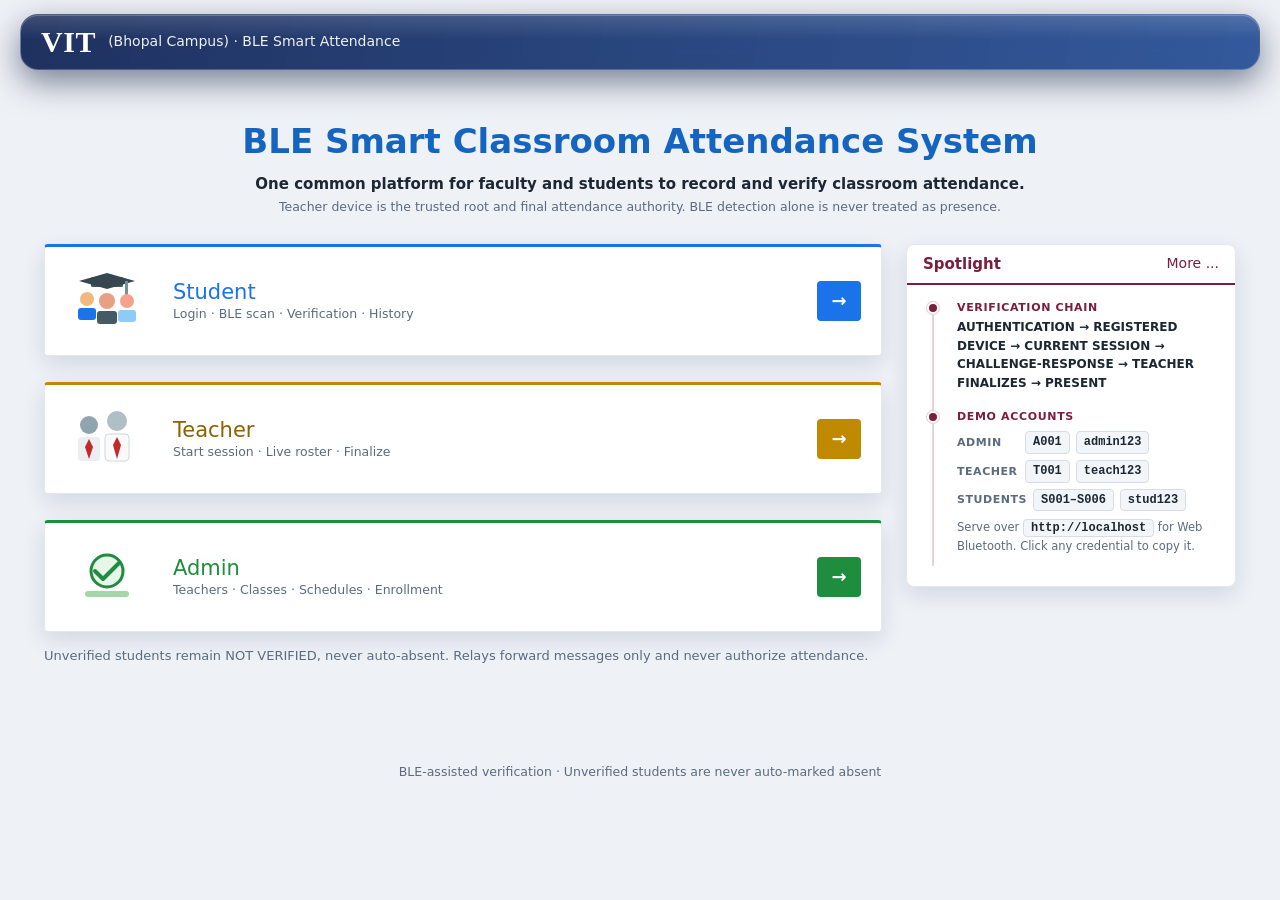
<file: index.html>
<!DOCTYPE html>
<html lang="en">
<head>
<meta charset="UTF-8" />
<meta name="viewport" content="width=device-width, initial-scale=1.0" />
<title>BLE Smart Classroom Attendance System</title>
<link rel="stylesheet" href="styles.css?v=vtop-7" />
</head>
<body>

<div class="inst-bar">
  <div class="inst-bar-inner">
    <span class="inst-logo">VIT</span>
    <span class="inst-sub">(Bhopal Campus) &middot; BLE Smart Attendance</span>
  </div>
</div>

<!-- ============ ROLE SELECT ============ -->
<div id="screen-role" class="screen active">
  <div class="hero">
    <div class="hero-title">BLE Smart Classroom Attendance System</div>
    <p class="hero-sub">One common platform for faculty and students to record and verify classroom attendance.<br /><small>Teacher device is the trusted root and final attendance authority. BLE detection alone is never treated as presence.</small></p>
    <div class="landing-grid">
    <div class="role-cards">
      <button class="card" data-role="student">
        <span class="card-icon" aria-hidden="true">
          <svg viewBox="0 0 84 64"><g><rect x="26" y="8" width="32" height="10" rx="1.5" fill="#455a64"/><polygon points="42,20 14,12 42,4 70,12" fill="#37474f"/><rect x="60" y="12" width="3" height="16" fill="#78909c"/><circle cx="61.5" cy="31" r="3" fill="#1a73e8"/><circle cx="22" cy="30" r="7" fill="#f2b880"/><rect x="13" y="39" width="18" height="12" rx="3" fill="#1a73e8"/><circle cx="42" cy="32" r="8" fill="#e8a082"/><rect x="32" y="42" width="20" height="13" rx="3" fill="#455a64"/><circle cx="62" cy="32" r="7" fill="#f6a08e"/><rect x="53" y="41" width="18" height="12" rx="3" fill="#90caf9"/></g></svg>
        </span>
        <span class="card-text"><strong>Student</strong><small>Login &middot; BLE scan &middot; Verification &middot; History</small></span>
        <span class="card-login">&#8594;</span>
      </button>
      <button class="card" data-role="teacher">
        <span class="card-icon" aria-hidden="true">
          <svg viewBox="0 0 84 64"><g><circle cx="24" cy="18" r="9" fill="#90a4ae"/><rect x="13" y="30" width="22" height="24" rx="4" fill="#eceff1"/><polygon points="24,32 20,40 24,52 28,40" fill="#c62828"/><circle cx="52" cy="14" r="10" fill="#b0bec5"/><rect x="40" y="27" width="24" height="27" rx="4" fill="#fafafa" stroke="#cfd8dc"/><polygon points="52,30 48,38 52,52 56,38" fill="#c62828"/></g></svg>
        </span>
        <span class="card-text"><strong>Teacher</strong><small>Start session &middot; Live roster &middot; Finalize</small></span>
        <span class="card-login">&#8594;</span>
      </button>
      <button class="card" data-role="admin">
        <span class="card-icon" aria-hidden="true">
          <svg viewBox="0 0 84 64"><g><circle cx="42" cy="26" r="16" fill="#e8f5e9" stroke="#1e8e3e" stroke-width="3"/><path d="M30 26l8 8 16-16" fill="none" stroke="#1e8e3e" stroke-width="4" stroke-linecap="round" stroke-linejoin="round"/><rect x="20" y="46" width="44" height="6" rx="3" fill="#a5d6a7"/></g></svg>
        </span>
        <span class="card-text"><strong>Admin</strong><small>Teachers &middot; Classes &middot; Schedules &middot; Enrollment</small></span>
        <span class="card-login">&#8594;</span>
      </button>
    </div>
    <aside class="spotlight">
      <div class="spotlight-head"><span>Spotlight</span><a href="#" id="spot-toggle" onclick="toggleSpotlight();return false">More ...</a></div>
      <ul class="timeline">
        <li><span class="t-dot" aria-hidden="true"></span><span class="t-body"><span class="t-label">Verification chain</span>AUTHENTICATION &rarr; REGISTERED DEVICE &rarr; CURRENT SESSION &rarr; CHALLENGE-RESPONSE &rarr; TEACHER FINALIZES &rarr; PRESENT</span></li>
        <li><span class="t-dot" aria-hidden="true"></span><span class="t-body"><span class="t-label">Demo accounts</span>
          <span class="cred"><span class="cred-role">Admin</span><code data-copy="A001" title="Click to copy">A001</code><code data-copy="admin123" title="Click to copy">admin123</code></span>
          <span class="cred"><span class="cred-role">Teacher</span><code data-copy="T001" title="Click to copy">T001</code><code data-copy="teach123" title="Click to copy">teach123</code></span>
          <span class="cred"><span class="cred-role">Students</span><code data-copy="S001" title="Click to copy">S001&ndash;S006</code><code data-copy="stud123" title="Click to copy">stud123</code></span>
          <span class="t-note">Serve over <code>http://localhost</code> for Web Bluetooth. Click any credential to copy it.</span>
        </span></li>
        <li class="hidden" id="spot-extra"><span class="t-dot" aria-hidden="true"></span><span class="t-body"><span class="t-label">Outside classroom</span>SET POSITION TO "OUTSIDE", ASK A CLASSMATE TO ENABLE RELAY MODE, THEN USE "VERIFY VIA RELAY". RELAYS FORWARD ONLY.</span></li>
      </ul>
    </aside>
    </div>
    <p class="disclaimer">Unverified students remain NOT VERIFIED, never auto-absent. Relays forward messages only and never authorize attendance.</p>
  </div>
</div>

<!-- ============ ADMIN LOGIN ============ -->
<div id="screen-admin-login" class="screen">
  <form class="auth-box" onsubmit="adminLogin();return false">
    <h2>Admin Login</h2>
    <p class="sub">Restricted to academic administration staff.</p>
    <label for="a-id">Admin ID<input id="a-id" placeholder="A001" autocomplete="username" required /></label>
    <label for="a-pass">Password<input id="a-pass" type="password" placeholder="&bull;&bull;&bull;&bull;&bull;&bull;&bull;&bull;" autocomplete="current-password" required /></label>
    <div id="a-login-msg" class="msg" role="status"></div>
    <button class="btn primary block" type="submit">Login</button>
    <button class="btn ghost block" type="button" onclick="showScreen('screen-role')">Back</button>
  </form>
</div>

<!-- ============ ADMIN DASHBOARD ============ -->
<div id="screen-admin" class="screen">
  <header class="topbar">
    <span><strong>Admin Console</strong> <span class="muted">&middot; <span id="admin-name"></span></span></span>
    <button class="btn small ghost" onclick="adminLogout()">Logout</button>
  </header>

  <section class="panel">
    <h3>Add Teacher</h3>
    <div class="row">
      <label>Teacher ID<input id="at-id" placeholder="T002" style="max-width:200px" /></label>
      <label>Full name<input id="at-name" placeholder="Full name" style="max-width:220px" /></label>
      <label>Email (optional)<input id="at-email" placeholder="name@college.edu" style="max-width:240px" /></label>
      <label>Password<input id="at-pass" type="password" placeholder="Set password" style="max-width:180px" autocomplete="new-password" /></label>
      <button class="btn primary" onclick="addTeacher()">Add Teacher</button>
    </div>
    <div id="at-msg" class="msg" role="status"></div>
  </section>

  <section class="panel">
    <h3>Add Class (assigned to a teacher)</h3>
    <div class="row">
      <label>Class ID<input id="ac-id" placeholder="CSE-B" style="max-width:140px" /></label>
      <label>Class Code (optional)<input id="ac-code" placeholder="e.g. CSE-B" style="max-width:140px" /></label>
      <label>Subject<input id="ac-subject" placeholder="Subject" style="max-width:200px" /></label>
      <label>Teacher<select id="ac-teacher" style="max-width:220px"></select></label>
      <button class="btn primary" onclick="addClass()">Add Class</button>
    </div>
    <div id="ac-msg" class="msg" role="status"></div>
  </section>

  <section class="panel">
    <h3>Schedule a Class to a Teacher</h3>
    <div class="row">
      <label>Class<select id="as-class" style="max-width:220px"></select></label>
      <label>Teacher<select id="as-teacher" style="max-width:220px"></select></label>
      <label>Day<input id="as-day" placeholder="Mon" style="max-width:110px" /></label>
      <label>Start<input id="as-start" placeholder="09:00" style="max-width:100px" /></label>
      <label>End<input id="as-end" placeholder="10:00" style="max-width:100px" /></label>
      <button class="btn primary" onclick="addSchedule()">Schedule</button>
    </div>
    <div id="as-msg" class="msg" role="status"></div>
    <table class="tbl"><thead><tr><th>Class</th><th>Teacher</th><th>Day</th><th>Time</th><th><span class="muted">Action</span></th></tr></thead><tbody id="adm-schedules"></tbody></table>
  </section>

  <section class="panel">
    <h3>Add Student (enrolled in one selected class only)</h3>
    <div class="row">
      <label>Student ID<input id="asn-id" placeholder="S007" style="max-width:180px" /></label>
      <label>Full name<input id="asn-name" placeholder="Full name" style="max-width:220px" /></label>
      <label>Email (optional)<input id="asn-email" placeholder="id@student.college.edu" style="max-width:240px" /></label>
      <label>Password<input id="asn-pass" type="password" placeholder="Set password" style="max-width:180px" autocomplete="new-password" /></label>
      <label>Class<select id="asn-class" style="max-width:220px"></select></label>
      <button class="btn primary" onclick="addStudent()">Enroll Student</button>
    </div>
    <div id="asn-msg" class="msg" role="status"></div>
    <p class="hint">The device ID is auto-registered (DEV-&lt;student_id&gt;). Students can only attend sessions of their own enrolled class.</p>
  </section>

  <details class="panel">
    <summary>Teachers</summary>
    <table class="tbl"><thead><tr><th>ID</th><th>Name</th><th>Email</th></tr></thead><tbody id="adm-teachers"></tbody></table>
  </details>

  <details class="panel">
    <summary>Classes</summary>
    <table class="tbl"><thead><tr><th>Class</th><th>Subject</th><th>Teacher</th><th>Schedules</th><th>Students</th></tr></thead><tbody id="adm-classes"></tbody></table>
  </details>

  <details class="panel">
    <summary>Students and their enrolled class</summary>
    <table class="tbl"><thead><tr><th>ID</th><th>Name</th><th>Class</th><th>Device</th></tr></thead><tbody id="adm-students"></tbody></table>
  </details>
</div>

<!-- ============ TEACHER LOGIN ============ -->
<div id="screen-teacher-login" class="screen">
  <form class="auth-box" onsubmit="teacherLogin();return false">
    <h2>Teacher Login</h2>
    <p class="sub">Use the ID issued by the admin office.</p>
    <label for="t-id">Teacher ID<input id="t-id" placeholder="T001" autocomplete="username" required /></label>
    <label for="t-pass">Password<input id="t-pass" type="password" placeholder="&bull;&bull;&bull;&bull;&bull;&bull;&bull;&bull;" autocomplete="current-password" required /></label>
    <div id="t-login-msg" class="msg" role="status"></div>
    <button class="btn primary block" type="submit">Login</button>
    <button class="btn ghost block" type="button" onclick="showScreen('screen-role')">Back</button>
  </form>
</div>

<!-- ============ TEACHER DASHBOARD ============ -->
<div id="screen-teacher" class="screen">
  <header class="topbar">
    <span><strong>Teacher Console</strong> <span class="muted">&middot; <span id="t-name"></span></span></span>
    <button class="btn small ghost" onclick="teacherLogout()">Logout</button>
  </header>

  <section class="panel" id="setup-panel">
    <h3>1 &mdash; Start Attendance Session</h3>
    <div class="row">
      <label>Class
        <select id="class-select"></select>
      </label>
      <button id="btn-start" class="btn primary" onclick="startSession()">Start Attendance</button>
      <span id="ble-support" class="badge ok">BLE GATT peripheral supported</span>
    </div>
    <p class="hint">A random temporary session ID and nonce are generated. The session expires automatically after 10 minutes.</p>
  </section>

  <section class="panel hidden" id="session-panel">
    <h3>2 &mdash; Active Session</h3>
    <div class="session-grid">
      <div><span class="k">Class</span><span id="s-class"></span></div>
      <div><span class="k">Class Code</span><span id="s-code" class="mono highlight"></span></div>
      <div><span class="k">Subject</span><span id="s-subject"></span></div>
      <div><span class="k">Session ID</span><span id="s-id" class="mono highlight"></span></div>
      <div><span class="k">Status</span><span id="s-status"></span></div>
      <div><span class="k">Expires in</span><span id="s-expiry" class="mono"></span></div>
      <div><span class="k">Nonce</span><span id="s-nonce" class="mono"></span></div>
    </div>

    <h3>3 &mdash; Live Classroom Attendance</h3>
    <table class="tbl" id="live-table">
      <thead>
        <tr><th>Student</th><th>Status</th><th>Route</th><th>RSSI (evidence)</th><th>Challenge</th><th>Time</th><th>Review</th></tr>
      </thead>
      <tbody id="live-body"></tbody>
    </table>
    <div class="summary" id="summary"></div>
    <div class="row">
      <button class="btn primary" onclick="finalizeAttendance()">Finalize Attendance</button>
      <button class="btn" onclick="endSession()">End Session</button>
      <span id="net-status" class="badge warn">Offline &mdash; local storage only</span>
      <button class="btn ghost small" onclick="toggleNetwork()">Toggle Internet</button>
      <button class="btn ghost small" onclick="syncToCloud()">Sync to Cloud</button>
    </div>
    <div id="sync-log" class="log" aria-live="polite"></div>
  </section>

  <details class="panel">
    <summary>Audit Log</summary>
    <div id="audit-log" class="log" aria-live="polite"></div>
  </details>
</div>

<!-- ============ STUDENT LOGIN ============ -->
<div id="screen-student-login" class="screen">
  <form class="auth-box phone-frame" onsubmit="studentLogin();return false">
    <h2>Student Login</h2>
    <p class="sub">Attendance is bound to your registered device.</p>
    <label for="st-id">Student ID<input id="st-id" placeholder="S001" autocomplete="username" required /></label>
    <label for="st-pass">Password<input id="st-pass" type="password" placeholder="&bull;&bull;&bull;&bull;&bull;&bull;&bull;&bull;" autocomplete="current-password" required /></label>
    <div id="st-login-msg" class="msg" role="status"></div>
    <button class="btn primary block" type="submit">Login</button>
    <button class="btn ghost block" type="button" onclick="showScreen('screen-role')">Back</button>
  </form>
</div>

<!-- ============ STUDENT APP ============ -->
<div id="screen-student" class="screen">
  <header class="topbar">
    <span><strong>Student App</strong> <span class="muted">&middot; <span id="st-name"></span></span></span>
    <button class="btn small ghost" onclick="studentLogout()">Logout</button>
  </header>

  <!-- Home / profile -->
  <section class="phone-page active" id="sp-home">
    <div class="profile-card panel">
      <div class="avatar" aria-hidden="true">S</div>
      <h3 id="p-name"></h3>
      <p class="mono muted" id="p-meta"></p>
      <div class="row">
        <span class="badge" id="p-device"></span>
        <span class="badge" id="p-class"></span>
      </div>
      <div class="row status-row">
        <span class="badge warn" id="ble-status">BLE status&hellip;</span>
      </div>
      <div class="row pos-row">
        <label>Simulated position (for testing)
          <select id="sim-position" onchange="setSimPosition(this.value)">
            <option value="near">Near &mdash; strong signal</option>
            <option value="back">Back of classroom &mdash; moderate</option>
            <option value="outside">Outside classroom &mdash; no direct link</option>
          </select>
        </label>
      </div>
    </div>
    <div class="panel" style="margin-top:10px">
      <label style="margin:0;display:block">
        <span style="font-weight:600;font-size:13px;display:block;margin-bottom:6px">Join Class with Code</span>
        <div style="display:flex;gap:8px">
          <input id="st-join-code" placeholder="Enter Class Code (e.g. CSE-A)" style="text-transform:uppercase;flex:1;margin:0" />
          <button class="btn primary small" type="button" onclick="joinClassByCode()">Join</button>
        </div>
      </label>
      <div id="st-join-msg" class="msg" role="status" style="margin-top:6px"></div>
    </div>
    <button class="btn primary block" onclick="gotoScan()">Scan for Class Session</button>
    <button class="btn block" onclick="renderHistory()">Attendance History</button>
    <label class="relay-toggle panel">
      <input type="checkbox" id="relay-mode" onchange="toggleRelay(this.checked)" />
      <span>Act as BLE relay for classmates (only during an active session). Relays forward messages only and never mark attendance.</span>
    </label>
    <div id="relay-info" class="msg" role="status"></div>
  </section>

  <!-- Scan -->
  <section class="phone-page" id="sp-scan">
    <h3>Scanning for teacher session</h3>
    <p class="muted" style="font-size:13.5px;margin:6px 0 0">Keep Bluetooth on. The scan lasts about 2 seconds.</p>
    <div class="scan-anim" aria-hidden="true"><div></div></div>
    <div id="ble-status-scan" class="badge warn"></div>
    <div id="scan-result"></div>
    <button class="btn block" onclick="attemptRelay()">Try Relay Path (if direct fails)</button>
    <button class="btn ghost block" onclick="stopScan();studentHome()">Cancel</button>
  </section>

  <!-- Verification -->
  <section class="phone-page" id="sp-verify">
    <h3>Verification</h3>
    <div id="verify-steps"></div>
  </section>

  <!-- Result -->
  <section class="phone-page" id="sp-result">
    <div id="result-content"></div>
    <button class="btn primary block" onclick="studentHome()">Done</button>
  </section>

  <!-- History -->
  <section class="phone-page" id="sp-history">
    <h3>Attendance History</h3>
    <table class="tbl"><thead><tr><th>Date</th><th>Subject</th><th>Status</th><th>Route</th></tr></thead><tbody id="history-body"></tbody></table>
    <button class="btn block" onclick="studentHome()">Back</button>
  </section>
</div>

<div class="page-footer">BLE-assisted verification &middot; Unverified students are never auto-marked absent</div>

<script src="core.js?v=vtop-6"></script>
<script src="admin.js?v=vtop-6"></script>
<script src="teacher.js?v=vtop-6"></script>
<script src="student.js?v=vtop-6"></script>
</body>
</html>
</file>
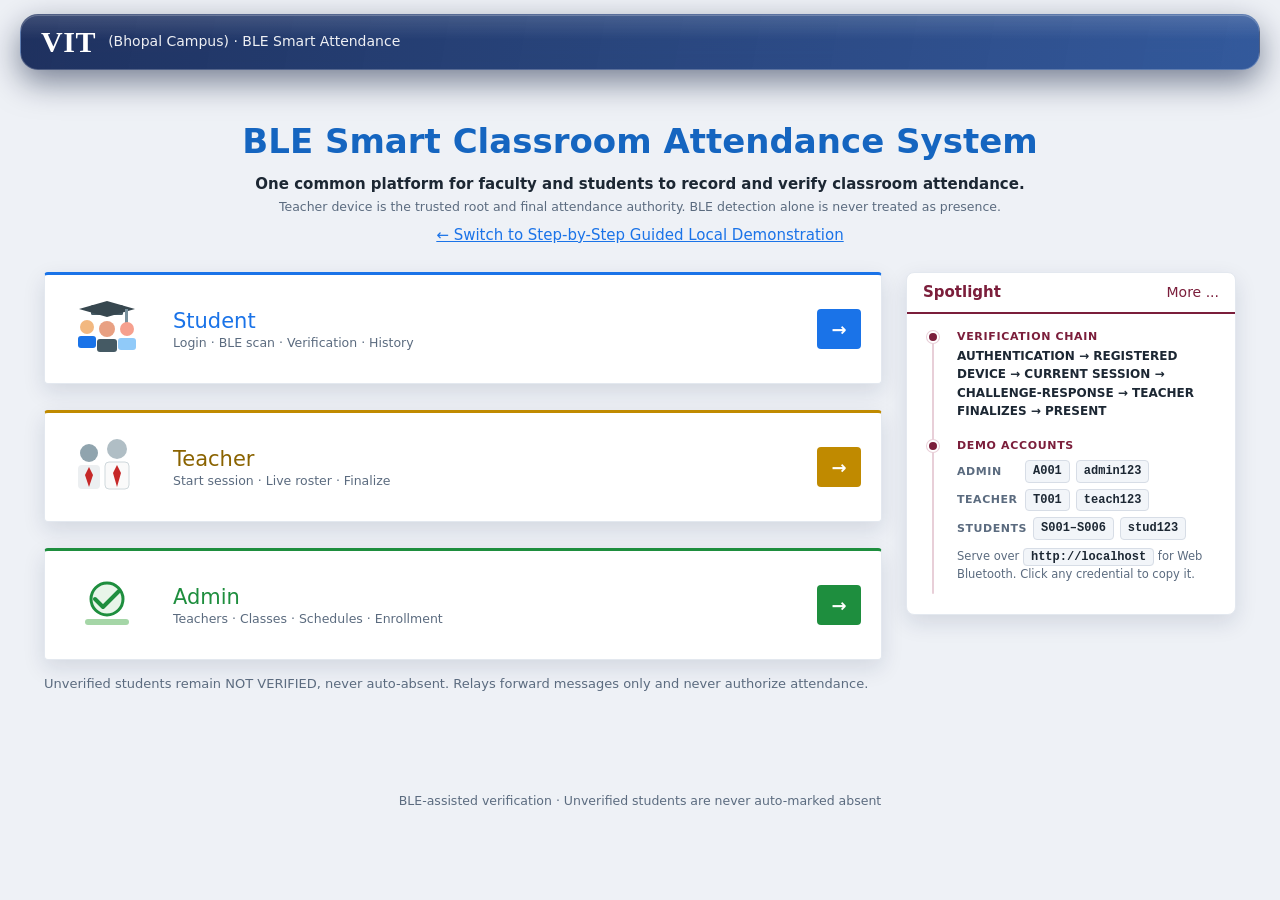
<file: webapp/index.html>
<!DOCTYPE html>
<html lang="en">
<head>
<meta charset="UTF-8" />
<meta name="viewport" content="width=device-width, initial-scale=1.0" />
<title>BLE Smart Classroom Attendance System</title>
<link rel="stylesheet" href="styles.css?v=vtop-7" />
</head>
<body>

<div class="inst-bar">
  <div class="inst-bar-inner">
    <span class="inst-logo">VIT</span>
    <span class="inst-sub">(Bhopal Campus) &middot; BLE Smart Attendance</span>
  </div>
</div>

<!-- ============ ROLE SELECT ============ -->
<div id="screen-role" class="screen active">
  <div class="hero">
    <div class="hero-title">BLE Smart Classroom Attendance System</div>
    <p class="hero-sub">One common platform for faculty and students to record and verify classroom attendance.<br /><small>Teacher device is the trusted root and final attendance authority. BLE detection alone is never treated as presence.</small><br /><a href="/" style="color: #1a73e8; font-weight: 500; text-decoration: underline; display: inline-block; margin-top: 6px;">&larr; Switch to Step-by-Step Guided Local Demonstration</a></p>
    <div class="landing-grid">
    <div class="role-cards">
      <button class="card" data-role="student">
        <span class="card-icon" aria-hidden="true">
          <svg viewBox="0 0 84 64"><g><rect x="26" y="8" width="32" height="10" rx="1.5" fill="#455a64"/><polygon points="42,20 14,12 42,4 70,12" fill="#37474f"/><rect x="60" y="12" width="3" height="16" fill="#78909c"/><circle cx="61.5" cy="31" r="3" fill="#1a73e8"/><circle cx="22" cy="30" r="7" fill="#f2b880"/><rect x="13" y="39" width="18" height="12" rx="3" fill="#1a73e8"/><circle cx="42" cy="32" r="8" fill="#e8a082"/><rect x="32" y="42" width="20" height="13" rx="3" fill="#455a64"/><circle cx="62" cy="32" r="7" fill="#f6a08e"/><rect x="53" y="41" width="18" height="12" rx="3" fill="#90caf9"/></g></svg>
        </span>
        <span class="card-text"><strong>Student</strong><small>Login &middot; BLE scan &middot; Verification &middot; History</small></span>
        <span class="card-login">&#8594;</span>
      </button>
      <button class="card" data-role="teacher">
        <span class="card-icon" aria-hidden="true">
          <svg viewBox="0 0 84 64"><g><circle cx="24" cy="18" r="9" fill="#90a4ae"/><rect x="13" y="30" width="22" height="24" rx="4" fill="#eceff1"/><polygon points="24,32 20,40 24,52 28,40" fill="#c62828"/><circle cx="52" cy="14" r="10" fill="#b0bec5"/><rect x="40" y="27" width="24" height="27" rx="4" fill="#fafafa" stroke="#cfd8dc"/><polygon points="52,30 48,38 52,52 56,38" fill="#c62828"/></g></svg>
        </span>
        <span class="card-text"><strong>Teacher</strong><small>Start session &middot; Live roster &middot; Finalize</small></span>
        <span class="card-login">&#8594;</span>
      </button>
      <button class="card" data-role="admin">
        <span class="card-icon" aria-hidden="true">
          <svg viewBox="0 0 84 64"><g><circle cx="42" cy="26" r="16" fill="#e8f5e9" stroke="#1e8e3e" stroke-width="3"/><path d="M30 26l8 8 16-16" fill="none" stroke="#1e8e3e" stroke-width="4" stroke-linecap="round" stroke-linejoin="round"/><rect x="20" y="46" width="44" height="6" rx="3" fill="#a5d6a7"/></g></svg>
        </span>
        <span class="card-text"><strong>Admin</strong><small>Teachers &middot; Classes &middot; Schedules &middot; Enrollment</small></span>
        <span class="card-login">&#8594;</span>
      </button>
    </div>
    <aside class="spotlight">
      <div class="spotlight-head"><span>Spotlight</span><a href="#" id="spot-toggle" onclick="toggleSpotlight();return false">More ...</a></div>
      <ul class="timeline">
        <li><span class="t-dot" aria-hidden="true"></span><span class="t-body"><span class="t-label">Verification chain</span>AUTHENTICATION &rarr; REGISTERED DEVICE &rarr; CURRENT SESSION &rarr; CHALLENGE-RESPONSE &rarr; TEACHER FINALIZES &rarr; PRESENT</span></li>
        <li><span class="t-dot" aria-hidden="true"></span><span class="t-body"><span class="t-label">Demo accounts</span>
          <span class="cred"><span class="cred-role">Admin</span><code data-copy="A001" title="Click to copy">A001</code><code data-copy="admin123" title="Click to copy">admin123</code></span>
          <span class="cred"><span class="cred-role">Teacher</span><code data-copy="T001" title="Click to copy">T001</code><code data-copy="teach123" title="Click to copy">teach123</code></span>
          <span class="cred"><span class="cred-role">Students</span><code data-copy="S001" title="Click to copy">S001&ndash;S006</code><code data-copy="stud123" title="Click to copy">stud123</code></span>
          <span class="t-note">Serve over <code>http://localhost</code> for Web Bluetooth. Click any credential to copy it.</span>
        </span></li>
        <li class="hidden" id="spot-extra"><span class="t-dot" aria-hidden="true"></span><span class="t-body"><span class="t-label">Outside classroom</span>SET POSITION TO "OUTSIDE", ASK A CLASSMATE TO ENABLE RELAY MODE, THEN USE "VERIFY VIA RELAY". RELAYS FORWARD ONLY.</span></li>
      </ul>
    </aside>
    </div>
    <p class="disclaimer">Unverified students remain NOT VERIFIED, never auto-absent. Relays forward messages only and never authorize attendance.</p>
  </div>
</div>

<!-- ============ ADMIN LOGIN ============ -->
<div id="screen-admin-login" class="screen">
  <form class="auth-box" onsubmit="adminLogin();return false">
    <h2>Admin Login</h2>
    <p class="sub">Restricted to academic administration staff.</p>
    <label for="a-id">Admin ID<input id="a-id" placeholder="A001" autocomplete="username" required /></label>
    <label for="a-pass">Password<input id="a-pass" type="password" placeholder="&bull;&bull;&bull;&bull;&bull;&bull;&bull;&bull;" autocomplete="current-password" required /></label>
    <div id="a-login-msg" class="msg" role="status"></div>
    <button class="btn primary block" type="submit">Login</button>
    <button class="btn ghost block" type="button" onclick="showScreen('screen-role')">Back</button>
  </form>
</div>

<!-- ============ ADMIN DASHBOARD ============ -->
<div id="screen-admin" class="screen">
  <header class="topbar">
    <span><strong>Admin Console</strong> <span class="muted">&middot; <span id="admin-name"></span></span></span>
    <button class="btn small ghost" onclick="adminLogout()">Logout</button>
  </header>

  <section class="panel">
    <h3>Add Teacher</h3>
    <div class="row">
      <label>Teacher ID<input id="at-id" placeholder="T002" style="max-width:200px" /></label>
      <label>Full name<input id="at-name" placeholder="Full name" style="max-width:220px" /></label>
      <label>Email (optional)<input id="at-email" placeholder="name@college.edu" style="max-width:240px" /></label>
      <label>Password<input id="at-pass" type="password" placeholder="Set password" style="max-width:180px" autocomplete="new-password" /></label>
      <button class="btn primary" onclick="addTeacher()">Add Teacher</button>
    </div>
    <div id="at-msg" class="msg" role="status"></div>
  </section>

  <section class="panel">
    <h3>Add Class (assigned to a teacher)</h3>
    <div class="row">
      <label>Class ID<input id="ac-id" placeholder="CSE-B" style="max-width:140px" /></label>
      <label>Class Code (optional)<input id="ac-code" placeholder="e.g. CSE-B" style="max-width:140px" /></label>
      <label>Subject<input id="ac-subject" placeholder="Subject" style="max-width:200px" /></label>
      <label>Teacher<select id="ac-teacher" style="max-width:220px"></select></label>
      <button class="btn primary" onclick="addClass()">Add Class</button>
    </div>
    <div id="ac-msg" class="msg" role="status"></div>
  </section>

  <section class="panel">
    <h3>Schedule a Class to a Teacher</h3>
    <div class="row">
      <label>Class<select id="as-class" style="max-width:220px"></select></label>
      <label>Teacher<select id="as-teacher" style="max-width:220px"></select></label>
      <label>Day<input id="as-day" placeholder="Mon" style="max-width:110px" /></label>
      <label>Start<input id="as-start" placeholder="09:00" style="max-width:100px" /></label>
      <label>End<input id="as-end" placeholder="10:00" style="max-width:100px" /></label>
      <button class="btn primary" onclick="addSchedule()">Schedule</button>
    </div>
    <div id="as-msg" class="msg" role="status"></div>
    <table class="tbl"><thead><tr><th>Class</th><th>Teacher</th><th>Day</th><th>Time</th><th><span class="muted">Action</span></th></tr></thead><tbody id="adm-schedules"></tbody></table>
  </section>

  <section class="panel">
    <h3>Add Student (enrolled in one selected class only)</h3>
    <div class="row">
      <label>Student ID<input id="asn-id" placeholder="S007" style="max-width:180px" /></label>
      <label>Full name<input id="asn-name" placeholder="Full name" style="max-width:220px" /></label>
      <label>Email (optional)<input id="asn-email" placeholder="id@student.college.edu" style="max-width:240px" /></label>
      <label>Password<input id="asn-pass" type="password" placeholder="Set password" style="max-width:180px" autocomplete="new-password" /></label>
      <label>Class<select id="asn-class" style="max-width:220px"></select></label>
      <button class="btn primary" onclick="addStudent()">Enroll Student</button>
    </div>
    <div id="asn-msg" class="msg" role="status"></div>
    <p class="hint">The device ID is auto-registered (DEV-&lt;student_id&gt;). Students can only attend sessions of their own enrolled class.</p>
  </section>

  <details class="panel">
    <summary>Teachers</summary>
    <table class="tbl"><thead><tr><th>ID</th><th>Name</th><th>Email</th></tr></thead><tbody id="adm-teachers"></tbody></table>
  </details>

  <details class="panel">
    <summary>Classes</summary>
    <table class="tbl"><thead><tr><th>Class</th><th>Subject</th><th>Teacher</th><th>Schedules</th><th>Students</th></tr></thead><tbody id="adm-classes"></tbody></table>
  </details>

  <details class="panel">
    <summary>Students and their enrolled class</summary>
    <table class="tbl"><thead><tr><th>ID</th><th>Name</th><th>Class</th><th>Device</th></tr></thead><tbody id="adm-students"></tbody></table>
  </details>
</div>

<!-- ============ TEACHER LOGIN ============ -->
<div id="screen-teacher-login" class="screen">
  <form class="auth-box" onsubmit="teacherLogin();return false">
    <h2>Teacher Login</h2>
    <p class="sub">Use the ID issued by the admin office.</p>
    <label for="t-id">Teacher ID<input id="t-id" placeholder="T001" autocomplete="username" required /></label>
    <label for="t-pass">Password<input id="t-pass" type="password" placeholder="&bull;&bull;&bull;&bull;&bull;&bull;&bull;&bull;" autocomplete="current-password" required /></label>
    <div id="t-login-msg" class="msg" role="status"></div>
    <button class="btn primary block" type="submit">Login</button>
    <button class="btn ghost block" type="button" onclick="showScreen('screen-role')">Back</button>
  </form>
</div>

<!-- ============ TEACHER DASHBOARD ============ -->
<div id="screen-teacher" class="screen">
  <header class="topbar">
    <span><strong>Teacher Console</strong> <span class="muted">&middot; <span id="t-name"></span></span></span>
    <button class="btn small ghost" onclick="teacherLogout()">Logout</button>
  </header>

  <section class="panel" id="setup-panel">
    <h3>1 &mdash; Start Attendance Session</h3>
    <div class="row">
      <label>Class
        <select id="class-select"></select>
      </label>
      <button id="btn-start" class="btn primary" onclick="startSession()">Start Attendance</button>
      <span id="ble-support" class="badge ok">BLE GATT peripheral supported</span>
    </div>
    <p class="hint">A random temporary session ID and nonce are generated. The session expires automatically after 10 minutes.</p>
  </section>

  <section class="panel hidden" id="session-panel">
    <h3>2 &mdash; Active Session</h3>
    <div class="session-grid">
      <div><span class="k">Class</span><span id="s-class"></span></div>
      <div><span class="k">Class Code</span><span id="s-code" class="mono highlight"></span></div>
      <div><span class="k">Subject</span><span id="s-subject"></span></div>
      <div><span class="k">Session ID</span><span id="s-id" class="mono highlight"></span></div>
      <div><span class="k">Status</span><span id="s-status"></span></div>
      <div><span class="k">Expires in</span><span id="s-expiry" class="mono"></span></div>
      <div><span class="k">Nonce</span><span id="s-nonce" class="mono"></span></div>
    </div>

    <h3>3 &mdash; Live Classroom Attendance</h3>
    <table class="tbl" id="live-table">
      <thead>
        <tr><th>Student</th><th>Status</th><th>Route</th><th>RSSI (evidence)</th><th>Challenge</th><th>Time</th><th>Review</th></tr>
      </thead>
      <tbody id="live-body"></tbody>
    </table>
    <div class="summary" id="summary"></div>
    <div class="row">
      <button class="btn primary" onclick="finalizeAttendance()">Finalize Attendance</button>
      <button class="btn" onclick="endSession()">End Session</button>
      <span id="net-status" class="badge warn">Offline &mdash; local storage only</span>
      <button class="btn ghost small" onclick="toggleNetwork()">Toggle Internet</button>
      <button class="btn ghost small" onclick="syncToCloud()">Sync to Cloud</button>
    </div>
    <div id="sync-log" class="log" aria-live="polite"></div>
  </section>

  <details class="panel">
    <summary>Audit Log</summary>
    <div id="audit-log" class="log" aria-live="polite"></div>
  </details>
</div>

<!-- ============ STUDENT LOGIN ============ -->
<div id="screen-student-login" class="screen">
  <form class="auth-box phone-frame" onsubmit="studentLogin();return false">
    <h2>Student Login</h2>
    <p class="sub">Attendance is bound to your registered device.</p>
    <label for="st-id">Student ID<input id="st-id" placeholder="S001" autocomplete="username" required /></label>
    <label for="st-pass">Password<input id="st-pass" type="password" placeholder="&bull;&bull;&bull;&bull;&bull;&bull;&bull;&bull;" autocomplete="current-password" required /></label>
    <div id="st-login-msg" class="msg" role="status"></div>
    <button class="btn primary block" type="submit">Login</button>
    <button class="btn ghost block" type="button" onclick="showScreen('screen-role')">Back</button>
  </form>
</div>

<!-- ============ STUDENT APP ============ -->
<div id="screen-student" class="screen">
  <header class="topbar">
    <span><strong>Student App</strong> <span class="muted">&middot; <span id="st-name"></span></span></span>
    <button class="btn small ghost" onclick="studentLogout()">Logout</button>
  </header>

  <!-- Home / profile -->
  <section class="phone-page active" id="sp-home">
    <div class="profile-card panel">
      <div class="avatar" aria-hidden="true">S</div>
      <h3 id="p-name"></h3>
      <p class="mono muted" id="p-meta"></p>
      <div class="row">
        <span class="badge" id="p-device"></span>
        <span class="badge" id="p-class"></span>
      </div>
      <div class="row status-row">
        <span class="badge warn" id="ble-status">BLE status&hellip;</span>
      </div>
      <div class="row pos-row">
        <label>Simulated position (for testing)
          <select id="sim-position" onchange="setSimPosition(this.value)">
            <option value="near">Near &mdash; strong signal</option>
            <option value="back">Back of classroom &mdash; moderate</option>
            <option value="outside">Outside classroom &mdash; no direct link</option>
          </select>
        </label>
      </div>
    </div>
    <div class="panel" style="margin-top:10px">
      <label style="margin:0;display:block">
        <span style="font-weight:600;font-size:13px;display:block;margin-bottom:6px">Join Class with Code</span>
        <div style="display:flex;gap:8px">
          <input id="st-join-code" placeholder="Enter Class Code (e.g. CSE-A)" style="text-transform:uppercase;flex:1;margin:0" />
          <button class="btn primary small" type="button" onclick="joinClassByCode()">Join</button>
        </div>
      </label>
      <div id="st-join-msg" class="msg" role="status" style="margin-top:6px"></div>
    </div>
    <button class="btn primary block" onclick="gotoScan()">Scan for Class Session</button>
    <button class="btn block" onclick="renderHistory()">Attendance History</button>
    <label class="relay-toggle panel">
      <input type="checkbox" id="relay-mode" onchange="toggleRelay(this.checked)" />
      <span>Act as BLE relay for classmates (only during an active session). Relays forward messages only and never mark attendance.</span>
    </label>
    <div id="relay-info" class="msg" role="status"></div>
  </section>

  <!-- Scan -->
  <section class="phone-page" id="sp-scan">
    <h3>Scanning for teacher session</h3>
    <p class="muted" style="font-size:13.5px;margin:6px 0 0">Keep Bluetooth on. The scan lasts about 2 seconds.</p>
    <div class="scan-anim" aria-hidden="true"><div></div></div>
    <div id="ble-status-scan" class="badge warn"></div>
    <div id="scan-result"></div>
    <button class="btn block" onclick="attemptRelay()">Try Relay Path (if direct fails)</button>
    <button class="btn ghost block" onclick="stopScan();studentHome()">Cancel</button>
  </section>

  <!-- Verification -->
  <section class="phone-page" id="sp-verify">
    <h3>Verification</h3>
    <div id="verify-steps"></div>
  </section>

  <!-- Result -->
  <section class="phone-page" id="sp-result">
    <div id="result-content"></div>
    <button class="btn primary block" onclick="studentHome()">Done</button>
  </section>

  <!-- History -->
  <section class="phone-page" id="sp-history">
    <h3>Attendance History</h3>
    <table class="tbl"><thead><tr><th>Date</th><th>Subject</th><th>Status</th><th>Route</th></tr></thead><tbody id="history-body"></tbody></table>
    <button class="btn block" onclick="studentHome()">Back</button>
  </section>
</div>

<div class="page-footer">BLE-assisted verification &middot; Unverified students are never auto-marked absent</div>

<script src="core.js?v=vtop-6"></script>
<script src="admin.js?v=vtop-6"></script>
<script src="teacher.js?v=vtop-6"></script>
<script src="student.js?v=vtop-6"></script>
</body>
</html>
</file>
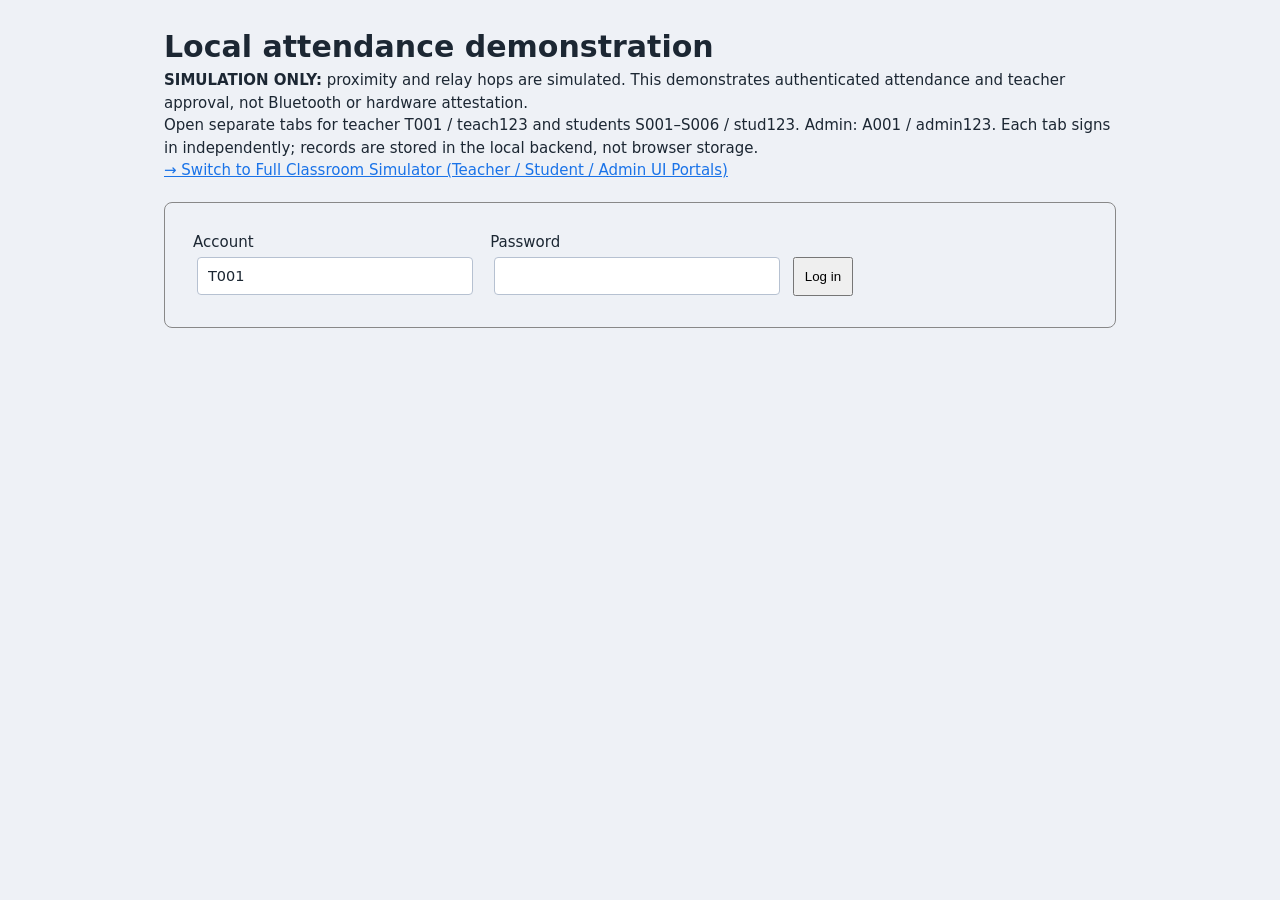
<file: webapp/demo.html>
<!doctype html>
<html lang="en">
<head>
<meta charset="utf-8">
<meta name="viewport" content="width=device-width, initial-scale=1">
<title>Local attendance demonstration</title>
<link rel="stylesheet" href="/webapp/styles.css">
<style>
body{padding:24px;max-width:1000px;margin:auto}section{margin:20px 0;padding:20px;border:1px solid #888;border-radius:8px}label{display:inline-block;margin:8px}input,select,button{padding:10px;margin:4px}table{width:100%;text-align:left}th,td{padding:8px}#message{white-space:pre-wrap} [hidden]{display:none!important}
</style>
<script src="/webapp/demo.js" defer></script>
</head>
<body>
<h1>Local attendance demonstration</h1>
<p><strong>SIMULATION ONLY:</strong> proximity and relay hops are simulated. This demonstrates authenticated attendance and teacher approval, not Bluetooth or hardware attestation.</p>
<p>Open separate tabs for teacher T001 / teach123 and students S001–S006 / stud123. Admin: A001 / admin123. Each tab signs in independently; records are stored in the local backend, not browser storage.</p>
<p><a href="/webapp/index.html" style="color: #1a73e8; text-decoration: underline; font-weight: 500;">&rarr; Switch to Full Classroom Simulator (Teacher / Student / Admin UI Portals)</a></p>
<section id="login-panel">
<form id="login-form">
<label>Account <input id="username" required autocomplete="username" value="T001"></label>
<label>Password <input id="password" type="password" required autocomplete="current-password"></label>
<button type="submit">Log in</button>
</form>
</section>
<p id="message" role="status" aria-live="polite"></p>
<main id="workspace" hidden>
<p><strong id="identity"></strong><button id="refresh">Refresh</button><button id="logout">Log out</button></p>
<section id="teacher-panel" hidden>
<h2>Teacher session</h2>
<label>Class <select id="class-select"></select></label>
<button id="start">Start 10-minute session</button>
<button id="finalize">Finalize selected session</button>
</section>
<section id="admin-panel" hidden>
<h2>Create class</h2>
<form id="class-form">
<label>Class ID <input id="class-id" required maxlength="32"></label>
<label>Name <input id="class-name" required maxlength="128"></label>
<label>Subject <input id="subject" required maxlength="128"></label>
<label>Teacher <input id="teacher-id" required value="T001" maxlength="32"></label>
<label>Join code <input id="class-code" required maxlength="32"></label>
<button type="submit">Create class</button>
</form>
</section>
<section id="student-panel" hidden>
<h2>Student verification</h2>
<form id="join-form"><label>Join class code <input id="join-code" required maxlength="32"></label><button type="submit">Join class</button></form>
<label>Simulated position <select id="position"><option value="near">Near</option><option value="back">Back</option><option value="outside">Outside</option></select></label>
<label>Simulated route <select id="relay"><option value="">Direct</option></select></label>
<button id="verify">Verify simulated presence</button>
<button id="relay-on">Enable relay for selected session</button><button id="relay-off">Disable relay</button>
<p>Outside + direct is rejected. For a simulated relay, another student must enable relay while near/back, then refresh this tab and select that student.</p>
</section>
<section>
<h2>Sessions and history</h2>
<label>Session <select id="session-select"></select></label>
<p id="session-status"></p>
<table><thead><tr><th>Student</th><th>Name</th><th>Status</th><th>Route</th><th>Simulated RSSI</th></tr></thead><tbody id="attendance"></tbody></table>
</section>
</main>
</body>
</html>
</file>
<file: styles.css>
/* BLE Attendance — VTOP-style institutional theme (VIT Bhopal reference).
   Light, flat, colored portal accents. No animations. */

:root {
  --bg: #eef1f6;
  --surface: #ffffff;
  --border: #d7dde6;
  --border-strong: #b6c1d1;
  --ink: #1c2733;
  --muted: #5b6b7f;
  --header-1: #123f8f;
  --header-2: #1a73e8;
  --student: #1a73e8;
  --teacher: #c08a00;
  --teacher-dark: #8a6300;
  --admin: #1e8e3e;
  --spotlight: #7b1e3b;
  --radius: 6px;
  --font: "Segoe UI", system-ui, -apple-system, Roboto, "Helvetica Neue", Arial, sans-serif;
  --mono: "Cascadia Code", Consolas, "Courier New", monospace;
}

* { box-sizing: border-box; }
* { margin: 0; padding: 0; }
*, *::before, *::after { animation: none !important; transition: none !important; }

body { font-family: var(--font); background: var(--bg); color: var(--ink); line-height: 1.5; font-size: 15px; }

.screen { display: none; }
.screen.active { display: block; }
.screen { max-width: 1240px; margin: 0 auto; padding: 18px 16px 60px; }
.hidden { display: none !important; }
.muted { color: var(--muted); }
.mono { font-family: var(--mono); font-size: 0.92em; }
.highlight { font-weight: 700; }

/* ---------- VTOP header: floating glass pill ---------- */
.inst-bar {
  position: sticky; top: 12px; z-index: 50;
  width: min(1240px, calc(100% - 24px));
  margin: 14px auto 0;
  border-radius: 18px;
  color: #fff;
  background: linear-gradient(100deg, rgba(8, 28, 78, 0.9), rgba(15, 60, 138, 0.84));
  -webkit-backdrop-filter: blur(18px) saturate(1.5);
  backdrop-filter: blur(18px) saturate(1.5);
  border: 1px solid rgba(255, 255, 255, 0.22);
  box-shadow: 0 12px 32px rgba(4, 18, 52, 0.5), inset 0 1px 0 rgba(255, 255, 255, 0.22);
  overflow: hidden;
}
.inst-bar::before {
  content: ""; position: absolute; inset: 0; pointer-events: none;
  background: linear-gradient(180deg, rgba(255, 255, 255, 0.14), transparent 45%);
}
.inst-bar-inner {
  position: relative;
  max-width: 1240px; margin: 0 auto; padding: 12px 20px;
  display: flex; align-items: center; gap: 12px;
}
.inst-logo { font-family: Georgia, "Times New Roman", serif; font-size: 30px; font-weight: 700; letter-spacing: 0.02em; line-height: 1; }
.inst-sub { font-size: 14px; opacity: 0.92; line-height: 1.25; }

/* ---------- Title block ---------- */
.hero { padding: 18px 4px 0; }
.hero-title {
  text-align: center; color: #1565c0; font-weight: 600;
  font-size: clamp(22px, 3.4vw, 34px); line-height: 1.25; margin: 14px 0 10px;
}
.hero-sub { text-align: center; color: var(--ink); font-size: 15px; max-width: 1000px; margin: 0 auto; font-weight: 600; }
.hero-sub small { font-weight: 400; color: var(--muted); }

/* ---------- Portal cards (VTOP style) ---------- */
.role-cards { display: grid; grid-template-columns: repeat(3, 1fr); gap: 26px; margin: 26px 4px; }
.card {
  font-family: inherit;
  display: grid; grid-template-columns: 96px 1fr auto; align-items: center; gap: 12px;
  background: var(--surface); border: 1px solid #e3e8ef; border-top: 3px solid var(--student);
  border-radius: 4px; padding: 22px 20px; cursor: pointer; text-align: left; color: var(--ink);
  box-shadow: 0 8px 22px rgba(15, 35, 70, 0.12);
}
.card:hover { background: #fbfcfe; }
.card:focus-visible { outline: 2px solid var(--student); outline-offset: 2px; }
.card[data-role="teacher"] { border-top-color: var(--teacher); }
.card[data-role="admin"] { border-top-color: var(--admin); }
.card-icon { width: 84px; height: 64px; }
.card-icon svg { width: 100%; height: 100%; display: block; }
.card-text strong { display: block; font-size: 21px; font-weight: 500; }
.card[data-role="student"] .card-text strong { color: var(--student); }
.card[data-role="teacher"] .card-text strong { color: var(--teacher-dark); }
.card[data-role="admin"] .card-text strong { color: var(--admin); }
.card-text small { color: var(--muted); font-size: 12.5px; display: block; margin-top: 2px; }
.card-login {
  width: 44px; height: 40px; border-radius: 4px; border: none;
  display: inline-flex; align-items: center; justify-content: center;
  background: var(--student); color: #fff; font-size: 18px; font-weight: 700;
}
.card[data-role="teacher"] .card-login { background: var(--teacher); }
.card[data-role="admin"] .card-login { background: var(--admin); }

/* ---------- Landing grid: cards left, notice box top-right ---------- */
.landing-grid { display: grid; grid-template-columns: 1fr 330px; gap: 24px; align-items: start; margin: 26px 4px 0; }
.landing-grid .role-cards { grid-template-columns: 1fr; margin: 0; }

/* ---------- Spotlight notice box with flowing timeline ---------- */
.spotlight { background: var(--surface); border: 1px solid #e3e8ef; border-radius: 8px; margin: 0; box-shadow: 0 8px 22px rgba(15,35,70,.12); }
.spotlight-head {
  display: flex; justify-content: space-between; align-items: center;
  border-bottom: 2px solid var(--spotlight); padding: 8px 16px;
  color: var(--spotlight); font-weight: 700; font-size: 15px;
}
.spotlight-head a { color: var(--spotlight); font-weight: 500; font-size: 14px; text-decoration: none; }
.timeline { list-style: none; padding: 14px 16px 14px 20px; position: relative; }
.timeline::before {
  content: ""; position: absolute; left: 25px; top: 20px; bottom: 20px; width: 2px;
  background: #e8cfd8; border-radius: 2px;
}
.timeline li { position: relative; padding: 0 0 16px 30px; font-size: 12px; font-weight: 600; line-height: 1.55; }
.timeline li:last-child { padding-bottom: 4px; }
.t-dot {
  position: absolute; left: 0; top: 3px; width: 12px; height: 12px; border-radius: 50%;
  background: var(--spotlight); border: 2px solid #fff; box-shadow: 0 0 0 1px #e8cfd8;
}
.t-label { display: block; font-size: 11px; font-weight: 700; letter-spacing: 0.06em; text-transform: uppercase; color: var(--spotlight); margin-bottom: 2px; }
.cred { display: flex; align-items: center; gap: 6px; margin-top: 6px; font-weight: 500; }
.cred-role { min-width: 62px; font-size: 11px; font-weight: 700; color: var(--muted); text-transform: uppercase; letter-spacing: 0.05em; }
.timeline code { font-family: var(--mono); font-size: 12px; font-weight: 600; background: #f2f5f9; border: 1px solid var(--border); border-radius: 4px; padding: 1px 7px; color: var(--ink); cursor: pointer; }
.timeline code:hover { border-color: var(--spotlight); }
.t-note { display: block; margin-top: 8px; font-weight: 500; color: var(--muted); font-size: 11.5px; }
.disclaimer { margin: 14px 4px 0; font-size: 13px; color: var(--muted); max-width: 900px; }
.demo-accounts { margin: 8px 4px 0; font-size: 13px; color: var(--muted); }
.demo-accounts code { font-family: var(--mono); color: var(--ink); }

/* ---------- Auth ---------- */
.auth-box { max-width: 420px; margin: 28px auto; background: var(--surface); border: 1px solid var(--border); border-radius: 8px; padding: 26px 24px; box-shadow: 0 8px 22px rgba(15,35,70,.10); }
.auth-box h2 { font-size: 20px; color: #1565c0; margin-bottom: 4px; }
.auth-box .sub { color: var(--muted); font-size: 13.5px; margin-bottom: 10px; }
.auth-box label { display: block; font-size: 13px; font-weight: 600; margin: 14px 0 0; }
input, select {
  width: 100%; margin-top: 6px; padding: 9px 11px; font-size: 14.5px; font-family: inherit;
  color: var(--ink); background: #fff; border: 1px solid var(--border-strong); border-radius: 4px;
}
input:focus, select:focus { outline: 2px solid #1565c0; outline-offset: 1px; }
.msg { min-height: 20px; font-size: 13.5px; margin-top: 8px; }
.msg.err { color: #b42318; font-weight: 600; }
.msg.ok { color: #1e8e3e; font-weight: 600; }
.hint { color: var(--muted); font-size: 13px; margin-top: 12px; line-height: 1.55; }

/* ---------- Buttons ---------- */
.btn {
  font-family: inherit; font-size: 14px; font-weight: 600; padding: 9px 16px;
  border-radius: 4px; border: 1px solid var(--border-strong);
  background: #fff; color: var(--ink); cursor: pointer; margin-top: 10px;
}
.btn:hover { border-color: #1565c0; color: #0d47a1; }
.btn.primary { background: #1565c0; border-color: #1565c0; color: #fff; }
.btn.primary:hover { background: #0d47a1; color: #fff; }
.btn.danger { background: #fff; border-color: #b42318; color: #b42318; }
.btn.ghost { background: transparent; }
.btn.small { padding: 6px 11px; font-size: 13px; }
.btn.block { display: block; width: 100%; }
.btn:disabled { opacity: 0.5; cursor: not-allowed; }
.btn:focus-visible { outline: 2px solid #1565c0; outline-offset: 2px; }

/* ---------- Topbar / panels ---------- */
.topbar {
  display: flex; justify-content: space-between; align-items: center; gap: 12px;
  background: var(--surface); border: 1px solid var(--border); border-radius: 8px;
  padding: 12px 16px; margin-bottom: 14px;
}
.topbar strong { font-size: 15.5px; }
.panel { background: var(--surface); border: 1px solid var(--border); border-radius: 8px; padding: 18px; margin-bottom: 14px; }
.panel h3 { font-size: 15px; margin-bottom: 12px; color: #0d47a1; }
details.panel summary { cursor: pointer; font-weight: 650; }
.row { display: flex; gap: 10px; align-items: flex-end; flex-wrap: wrap; margin-top: 8px; }
.row label { font-size: 13px; font-weight: 600; }

/* ---------- Badges ---------- */
.badge {
  display: inline-block; padding: 3px 10px; border-radius: 999px;
  font-size: 12.5px; font-weight: 650; border: 1px solid var(--border-strong);
  background: #f2f5f9; color: var(--ink); white-space: nowrap;
}
.badge.ok { background: #e6f4ec; border-color: #9fd3b4; color: #0f6b3a; }
.badge.warn { background: #fdf1d7; border-color: #e3c57c; color: #7a5200; }
.badge.err { background: #fdecea; border-color: #eba9a3; color: #b42318; }

/* ---------- Session / tables ---------- */
.session-grid { display: grid; grid-template-columns: repeat(3, 1fr); gap: 10px; margin-bottom: 16px; }
.session-grid div { border: 1px solid var(--border); border-radius: 6px; background: #f8fafc; padding: 10px 12px; display: flex; flex-direction: column; gap: 2px; min-width: 0; }
.session-grid .k { font-size: 11px; font-weight: 700; letter-spacing: 0.06em; text-transform: uppercase; color: var(--muted); }
.session-grid span:last-child { overflow-wrap: anywhere; }
.tbl { width: 100%; border-collapse: collapse; font-size: 14px; margin: 8px 0; background: #fff; }
.tbl th { text-align: left; font-size: 12px; text-transform: uppercase; letter-spacing: 0.05em; color: var(--muted); font-weight: 700; padding: 9px 8px; border-bottom: 2px solid var(--border); background: #f2f5f9; }
.tbl td { padding: 9px 8px; border-bottom: 1px solid var(--border); vertical-align: middle; }
.st-PRESENT { color: #0f6b3a; font-weight: 700; }
.st-NOT_VERIFIED { color: #7a5200; font-weight: 700; }
.st-ELIGIBLE { color: #0d47a1; font-weight: 700; }
.st-ABSENT { color: #b42318; font-weight: 700; }
.summary { font-size: 13.5px; background: #f2f5f9; border: 1px solid var(--border); border-radius: 6px; padding: 10px 12px; margin: 10px 0; }
.log { background: #0f1e2e; color: #d3e0ee; border-radius: 6px; padding: 12px; font-family: var(--mono); font-size: 12.5px; line-height: 1.6; max-height: 220px; overflow: auto; margin-top: 10px; white-space: pre-wrap; }

/* ---------- Student ---------- */
#screen-student .phone-page { display: none; max-width: 520px; margin: 0 auto; }
#screen-student .phone-page.active { display: block; }
#p-name { color: var(--ink); font-size: 20px; margin: 2px 0; }
#p-meta { margin: 0 0 4px; }
#sp-home .profile-card .row { align-items: center; }
/* BLE status renders as a full-width notice bar, not a pill */
#ble-status, #ble-status-scan {
  display: block; width: 100%; white-space: normal; line-height: 1.5;
  border-radius: 6px; padding: 8px 12px; font-weight: 600; text-align: left;
}
#ble-status-scan { margin-bottom: 10px; }
#sp-home .status-row { margin-top: 12px; }
#sp-home .pos-row { margin-top: 12px; }
#sp-home .pos-row label { display: block; width: 100%; }
#sim-position { width: 100%; }
.avatar { width: 44px; height: 44px; border-radius: 50%; background: #1565c0; color: #fff; display: inline-flex; align-items: center; justify-content: center; font-weight: 700; font-size: 18px; margin-bottom: 8px; }
.relay-toggle { display: flex; gap: 10px; align-items: flex-start; font-size: 13.5px; cursor: pointer; }
.relay-toggle input { width: 16px; height: 16px; margin-top: 3px; accent-color: #1565c0; }
.scan-anim { width: 56px; height: 56px; margin: 22px auto; border-radius: 50%; border: 3px solid var(--border-strong); }
.scan-anim > div { display: none; }
.step { border: 1px solid var(--border); border-left: 3px solid var(--border-strong); background: #fff; border-radius: 6px; padding: 10px 12px; margin-bottom: 8px; font-size: 14px; }
.step small { color: var(--muted); }
.step.run { border-left-color: #c08a00; }
.step.pass { border-left-color: #1e8e3e; }
.step.fail { border-left-color: #b42318; background: #fff8f7; }

/* ---------- Footer ---------- */
.page-footer { color: var(--muted); text-align: center; font-size: 12.5px; padding: 12px 16px; margin-top: 26px; }

@media (max-width: 900px) {
  .landing-grid { grid-template-columns: 1fr; }
  .landing-grid .role-cards { grid-template-columns: 1fr 1fr; }
}
@media (max-width: 640px) {
  .inst-bar { top: 8px; border-radius: 14px; }
  .inst-bar-inner { flex-wrap: wrap; gap: 2px 10px; padding: 10px 16px; }
  .inst-logo { font-size: 24px; }
  .inst-sub { flex-basis: 100%; font-size: 12.5px; }
  .landing-grid .role-cards { grid-template-columns: 1fr; }
  .session-grid { grid-template-columns: 1fr 1fr; }
  .screen { padding: 14px 12px 60px; }
  .tbl { display: block; overflow-x: auto; }
  .topbar { flex-wrap: wrap; }
}

@media print {
  body { background: #fff; }
  .inst-bar, .topbar .btn, .btn, .page-footer, .log { display: none !important; }
  .screen { display: block !important; max-width: none; padding: 0; }
}
</file>
<file: webapp/styles.css>
/* BLE Attendance — VTOP-style institutional theme (VIT Bhopal reference).
   Light, flat, colored portal accents. No animations. */

:root {
  --bg: #eef1f6;
  --surface: #ffffff;
  --border: #d7dde6;
  --border-strong: #b6c1d1;
  --ink: #1c2733;
  --muted: #5b6b7f;
  --header-1: #123f8f;
  --header-2: #1a73e8;
  --student: #1a73e8;
  --teacher: #c08a00;
  --teacher-dark: #8a6300;
  --admin: #1e8e3e;
  --spotlight: #7b1e3b;
  --radius: 6px;
  --font: "Segoe UI", system-ui, -apple-system, Roboto, "Helvetica Neue", Arial, sans-serif;
  --mono: "Cascadia Code", Consolas, "Courier New", monospace;
}

* { box-sizing: border-box; }
* { margin: 0; padding: 0; }
*, *::before, *::after { animation: none !important; transition: none !important; }

body { font-family: var(--font); background: var(--bg); color: var(--ink); line-height: 1.5; font-size: 15px; }

.screen { display: none; }
.screen.active { display: block; }
.screen { max-width: 1240px; margin: 0 auto; padding: 18px 16px 60px; }
.hidden { display: none !important; }
.muted { color: var(--muted); }
.mono { font-family: var(--mono); font-size: 0.92em; }
.highlight { font-weight: 700; }

/* ---------- VTOP header: floating glass pill ---------- */
.inst-bar {
  position: sticky; top: 12px; z-index: 50;
  width: min(1240px, calc(100% - 24px));
  margin: 14px auto 0;
  border-radius: 18px;
  color: #fff;
  background: linear-gradient(100deg, rgba(8, 28, 78, 0.9), rgba(15, 60, 138, 0.84));
  -webkit-backdrop-filter: blur(18px) saturate(1.5);
  backdrop-filter: blur(18px) saturate(1.5);
  border: 1px solid rgba(255, 255, 255, 0.22);
  box-shadow: 0 12px 32px rgba(4, 18, 52, 0.5), inset 0 1px 0 rgba(255, 255, 255, 0.22);
  overflow: hidden;
}
.inst-bar::before {
  content: ""; position: absolute; inset: 0; pointer-events: none;
  background: linear-gradient(180deg, rgba(255, 255, 255, 0.14), transparent 45%);
}
.inst-bar-inner {
  position: relative;
  max-width: 1240px; margin: 0 auto; padding: 12px 20px;
  display: flex; align-items: center; gap: 12px;
}
.inst-logo { font-family: Georgia, "Times New Roman", serif; font-size: 30px; font-weight: 700; letter-spacing: 0.02em; line-height: 1; }
.inst-sub { font-size: 14px; opacity: 0.92; line-height: 1.25; }

/* ---------- Title block ---------- */
.hero { padding: 18px 4px 0; }
.hero-title {
  text-align: center; color: #1565c0; font-weight: 600;
  font-size: clamp(22px, 3.4vw, 34px); line-height: 1.25; margin: 14px 0 10px;
}
.hero-sub { text-align: center; color: var(--ink); font-size: 15px; max-width: 1000px; margin: 0 auto; font-weight: 600; }
.hero-sub small { font-weight: 400; color: var(--muted); }

/* ---------- Portal cards (VTOP style) ---------- */
.role-cards { display: grid; grid-template-columns: repeat(3, 1fr); gap: 26px; margin: 26px 4px; }
.card {
  font-family: inherit;
  display: grid; grid-template-columns: 96px 1fr auto; align-items: center; gap: 12px;
  background: var(--surface); border: 1px solid #e3e8ef; border-top: 3px solid var(--student);
  border-radius: 4px; padding: 22px 20px; cursor: pointer; text-align: left; color: var(--ink);
  box-shadow: 0 8px 22px rgba(15, 35, 70, 0.12);
}
.card:hover { background: #fbfcfe; }
.card:focus-visible { outline: 2px solid var(--student); outline-offset: 2px; }
.card[data-role="teacher"] { border-top-color: var(--teacher); }
.card[data-role="admin"] { border-top-color: var(--admin); }
.card-icon { width: 84px; height: 64px; }
.card-icon svg { width: 100%; height: 100%; display: block; }
.card-text strong { display: block; font-size: 21px; font-weight: 500; }
.card[data-role="student"] .card-text strong { color: var(--student); }
.card[data-role="teacher"] .card-text strong { color: var(--teacher-dark); }
.card[data-role="admin"] .card-text strong { color: var(--admin); }
.card-text small { color: var(--muted); font-size: 12.5px; display: block; margin-top: 2px; }
.card-login {
  width: 44px; height: 40px; border-radius: 4px; border: none;
  display: inline-flex; align-items: center; justify-content: center;
  background: var(--student); color: #fff; font-size: 18px; font-weight: 700;
}
.card[data-role="teacher"] .card-login { background: var(--teacher); }
.card[data-role="admin"] .card-login { background: var(--admin); }

/* ---------- Landing grid: cards left, notice box top-right ---------- */
.landing-grid { display: grid; grid-template-columns: 1fr 330px; gap: 24px; align-items: start; margin: 26px 4px 0; }
.landing-grid .role-cards { grid-template-columns: 1fr; margin: 0; }

/* ---------- Spotlight notice box with flowing timeline ---------- */
.spotlight { background: var(--surface); border: 1px solid #e3e8ef; border-radius: 8px; margin: 0; box-shadow: 0 8px 22px rgba(15,35,70,.12); }
.spotlight-head {
  display: flex; justify-content: space-between; align-items: center;
  border-bottom: 2px solid var(--spotlight); padding: 8px 16px;
  color: var(--spotlight); font-weight: 700; font-size: 15px;
}
.spotlight-head a { color: var(--spotlight); font-weight: 500; font-size: 14px; text-decoration: none; }
.timeline { list-style: none; padding: 14px 16px 14px 20px; position: relative; }
.timeline::before {
  content: ""; position: absolute; left: 25px; top: 20px; bottom: 20px; width: 2px;
  background: #e8cfd8; border-radius: 2px;
}
.timeline li { position: relative; padding: 0 0 16px 30px; font-size: 12px; font-weight: 600; line-height: 1.55; }
.timeline li:last-child { padding-bottom: 4px; }
.t-dot {
  position: absolute; left: 0; top: 3px; width: 12px; height: 12px; border-radius: 50%;
  background: var(--spotlight); border: 2px solid #fff; box-shadow: 0 0 0 1px #e8cfd8;
}
.t-label { display: block; font-size: 11px; font-weight: 700; letter-spacing: 0.06em; text-transform: uppercase; color: var(--spotlight); margin-bottom: 2px; }
.cred { display: flex; align-items: center; gap: 6px; margin-top: 6px; font-weight: 500; }
.cred-role { min-width: 62px; font-size: 11px; font-weight: 700; color: var(--muted); text-transform: uppercase; letter-spacing: 0.05em; }
.timeline code { font-family: var(--mono); font-size: 12px; font-weight: 600; background: #f2f5f9; border: 1px solid var(--border); border-radius: 4px; padding: 1px 7px; color: var(--ink); cursor: pointer; }
.timeline code:hover { border-color: var(--spotlight); }
.t-note { display: block; margin-top: 8px; font-weight: 500; color: var(--muted); font-size: 11.5px; }
.disclaimer { margin: 14px 4px 0; font-size: 13px; color: var(--muted); max-width: 900px; }
.demo-accounts { margin: 8px 4px 0; font-size: 13px; color: var(--muted); }
.demo-accounts code { font-family: var(--mono); color: var(--ink); }

/* ---------- Auth ---------- */
.auth-box { max-width: 420px; margin: 28px auto; background: var(--surface); border: 1px solid var(--border); border-radius: 8px; padding: 26px 24px; box-shadow: 0 8px 22px rgba(15,35,70,.10); }
.auth-box h2 { font-size: 20px; color: #1565c0; margin-bottom: 4px; }
.auth-box .sub { color: var(--muted); font-size: 13.5px; margin-bottom: 10px; }
.auth-box label { display: block; font-size: 13px; font-weight: 600; margin: 14px 0 0; }
input, select {
  width: 100%; margin-top: 6px; padding: 9px 11px; font-size: 14.5px; font-family: inherit;
  color: var(--ink); background: #fff; border: 1px solid var(--border-strong); border-radius: 4px;
}
input:focus, select:focus { outline: 2px solid #1565c0; outline-offset: 1px; }
.msg { min-height: 20px; font-size: 13.5px; margin-top: 8px; }
.msg.err { color: #b42318; font-weight: 600; }
.msg.ok { color: #1e8e3e; font-weight: 600; }
.hint { color: var(--muted); font-size: 13px; margin-top: 12px; line-height: 1.55; }

/* ---------- Buttons ---------- */
.btn {
  font-family: inherit; font-size: 14px; font-weight: 600; padding: 9px 16px;
  border-radius: 4px; border: 1px solid var(--border-strong);
  background: #fff; color: var(--ink); cursor: pointer; margin-top: 10px;
}
.btn:hover { border-color: #1565c0; color: #0d47a1; }
.btn.primary { background: #1565c0; border-color: #1565c0; color: #fff; }
.btn.primary:hover { background: #0d47a1; color: #fff; }
.btn.danger { background: #fff; border-color: #b42318; color: #b42318; }
.btn.ghost { background: transparent; }
.btn.small { padding: 6px 11px; font-size: 13px; }
.btn.block { display: block; width: 100%; }
.btn:disabled { opacity: 0.5; cursor: not-allowed; }
.btn:focus-visible { outline: 2px solid #1565c0; outline-offset: 2px; }

/* ---------- Topbar / panels ---------- */
.topbar {
  display: flex; justify-content: space-between; align-items: center; gap: 12px;
  background: var(--surface); border: 1px solid var(--border); border-radius: 8px;
  padding: 12px 16px; margin-bottom: 14px;
}
.topbar strong { font-size: 15.5px; }
.panel { background: var(--surface); border: 1px solid var(--border); border-radius: 8px; padding: 18px; margin-bottom: 14px; }
.panel h3 { font-size: 15px; margin-bottom: 12px; color: #0d47a1; }
details.panel summary { cursor: pointer; font-weight: 650; }
.row { display: flex; gap: 10px; align-items: flex-end; flex-wrap: wrap; margin-top: 8px; }
.row label { font-size: 13px; font-weight: 600; }

/* ---------- Badges ---------- */
.badge {
  display: inline-block; padding: 3px 10px; border-radius: 999px;
  font-size: 12.5px; font-weight: 650; border: 1px solid var(--border-strong);
  background: #f2f5f9; color: var(--ink); white-space: nowrap;
}
.badge.ok { background: #e6f4ec; border-color: #9fd3b4; color: #0f6b3a; }
.badge.warn { background: #fdf1d7; border-color: #e3c57c; color: #7a5200; }
.badge.err { background: #fdecea; border-color: #eba9a3; color: #b42318; }

/* ---------- Session / tables ---------- */
.session-grid { display: grid; grid-template-columns: repeat(3, 1fr); gap: 10px; margin-bottom: 16px; }
.session-grid div { border: 1px solid var(--border); border-radius: 6px; background: #f8fafc; padding: 10px 12px; display: flex; flex-direction: column; gap: 2px; min-width: 0; }
.session-grid .k { font-size: 11px; font-weight: 700; letter-spacing: 0.06em; text-transform: uppercase; color: var(--muted); }
.session-grid span:last-child { overflow-wrap: anywhere; }
.tbl { width: 100%; border-collapse: collapse; font-size: 14px; margin: 8px 0; background: #fff; }
.tbl th { text-align: left; font-size: 12px; text-transform: uppercase; letter-spacing: 0.05em; color: var(--muted); font-weight: 700; padding: 9px 8px; border-bottom: 2px solid var(--border); background: #f2f5f9; }
.tbl td { padding: 9px 8px; border-bottom: 1px solid var(--border); vertical-align: middle; }
.st-PRESENT { color: #0f6b3a; font-weight: 700; }
.st-NOT_VERIFIED { color: #7a5200; font-weight: 700; }
.st-ELIGIBLE { color: #0d47a1; font-weight: 700; }
.st-ABSENT { color: #b42318; font-weight: 700; }
.summary { font-size: 13.5px; background: #f2f5f9; border: 1px solid var(--border); border-radius: 6px; padding: 10px 12px; margin: 10px 0; }
.log { background: #0f1e2e; color: #d3e0ee; border-radius: 6px; padding: 12px; font-family: var(--mono); font-size: 12.5px; line-height: 1.6; max-height: 220px; overflow: auto; margin-top: 10px; white-space: pre-wrap; }

/* ---------- Student ---------- */
#screen-student .phone-page { display: none; max-width: 520px; margin: 0 auto; }
#screen-student .phone-page.active { display: block; }
#p-name { color: var(--ink); font-size: 20px; margin: 2px 0; }
#p-meta { margin: 0 0 4px; }
#sp-home .profile-card .row { align-items: center; }
/* BLE status renders as a full-width notice bar, not a pill */
#ble-status, #ble-status-scan {
  display: block; width: 100%; white-space: normal; line-height: 1.5;
  border-radius: 6px; padding: 8px 12px; font-weight: 600; text-align: left;
}
#ble-status-scan { margin-bottom: 10px; }
#sp-home .status-row { margin-top: 12px; }
#sp-home .pos-row { margin-top: 12px; }
#sp-home .pos-row label { display: block; width: 100%; }
#sim-position { width: 100%; }
.avatar { width: 44px; height: 44px; border-radius: 50%; background: #1565c0; color: #fff; display: inline-flex; align-items: center; justify-content: center; font-weight: 700; font-size: 18px; margin-bottom: 8px; }
.relay-toggle { display: flex; gap: 10px; align-items: flex-start; font-size: 13.5px; cursor: pointer; }
.relay-toggle input { width: 16px; height: 16px; margin-top: 3px; accent-color: #1565c0; }
.scan-anim { width: 56px; height: 56px; margin: 22px auto; border-radius: 50%; border: 3px solid var(--border-strong); }
.scan-anim > div { display: none; }
.step { border: 1px solid var(--border); border-left: 3px solid var(--border-strong); background: #fff; border-radius: 6px; padding: 10px 12px; margin-bottom: 8px; font-size: 14px; }
.step small { color: var(--muted); }
.step.run { border-left-color: #c08a00; }
.step.pass { border-left-color: #1e8e3e; }
.step.fail { border-left-color: #b42318; background: #fff8f7; }

/* ---------- Footer ---------- */
.page-footer { color: var(--muted); text-align: center; font-size: 12.5px; padding: 12px 16px; margin-top: 26px; }

@media (max-width: 900px) {
  .landing-grid { grid-template-columns: 1fr; }
  .landing-grid .role-cards { grid-template-columns: 1fr 1fr; }
}
@media (max-width: 640px) {
  .inst-bar { top: 8px; border-radius: 14px; }
  .inst-bar-inner { flex-wrap: wrap; gap: 2px 10px; padding: 10px 16px; }
  .inst-logo { font-size: 24px; }
  .inst-sub { flex-basis: 100%; font-size: 12.5px; }
  .landing-grid .role-cards { grid-template-columns: 1fr; }
  .session-grid { grid-template-columns: 1fr 1fr; }
  .screen { padding: 14px 12px 60px; }
  .tbl { display: block; overflow-x: auto; }
  .topbar { flex-wrap: wrap; }
}

@media print {
  body { background: #fff; }
  .inst-bar, .topbar .btn, .btn, .page-footer, .log { display: none !important; }
  .screen { display: block !important; max-width: none; padding: 0; }
}
</file>
